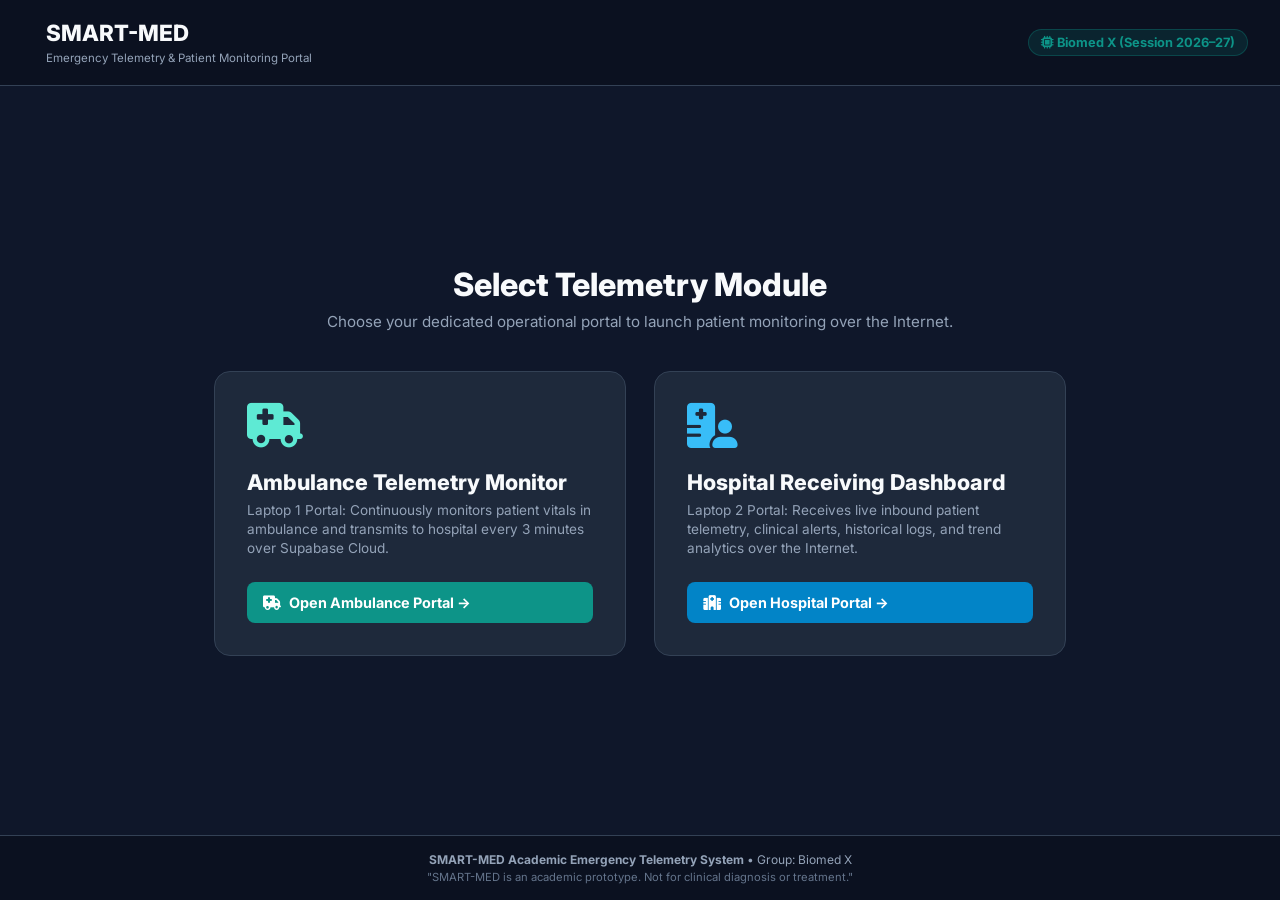
<file: portal_choice.html>
<!DOCTYPE html>
<html lang="en">
<head>
    <meta charset="UTF-8">
    <meta name="viewport" content="width=device-width, initial-scale=1.0">
    <title>SMART-MED | Emergency Telemetry System</title>
    <link href="https://fonts.googleapis.com/css2?family=Inter:wght@300;400;500;600;700;800&family=JetBrains+Mono:wght@400;500;700&display=swap" rel="stylesheet">
    <link rel="stylesheet" href="https://cdnjs.cloudflare.com/ajax/libs/font-awesome/6.4.0/css/all.min.css">
    <style>
        :root {
            --bg-main: #0f172a;
            --card-bg: #1e293b;
            --text-primary: #f8fafc;
            --text-muted: #94a3b8;
            --primary-teal: #0d9488;
            --medical-blue: #0284c7;
            --font-sans: 'Inter', system-ui, sans-serif;
        }

        * { box-sizing: border-box; margin: 0; padding: 0; }

        body {
            font-family: var(--font-sans);
            background-color: var(--bg-main);
            color: var(--text-primary);
            min-height: 100vh;
            display: flex;
            flex-direction: column;
            justify-content: space-between;
        }

        .header-bar {
            background: #0b1120;
            padding: 1.2rem 2rem;
            display: flex;
            justify-content: space-between;
            align-items: center;
            border-bottom: 1px solid #334155;
        }

        .brand { display: flex; align-items: center; gap: 0.85rem; }
        .brand i { font-size: 2rem; color: var(--primary-teal); }
        .brand h1 { font-size: 1.4rem; font-weight: 800; }

        .team-tag {
            font-size: 0.8rem;
            color: var(--primary-teal);
            font-weight: 700;
            background: rgba(13, 148, 136, 0.15);
            padding: 0.3rem 0.75rem;
            border-radius: 9999px;
            border: 1px solid rgba(13, 148, 136, 0.3);
        }

        .portal-wrapper {
            display: flex;
            flex-direction: column;
            align-items: center;
            justify-content: center;
            padding: 3rem 1.5rem;
            flex: 1;
            max-width: 900px;
            margin: 0 auto;
            width: 100%;
        }

        .portal-title-box {
            text-align: center;
            margin-bottom: 2.5rem;
        }

        .portal-title-box h2 {
            font-size: 2rem;
            font-weight: 800;
            margin-bottom: 0.5rem;
        }

        .portal-title-box p {
            color: var(--text-muted);
            font-size: 0.95rem;
        }

        .portal-grid {
            display: grid;
            grid-template-columns: 1fr 1fr;
            gap: 1.75rem;
            width: 100%;
        }

        .portal-card {
            background: var(--card-bg);
            border: 1px solid #334155;
            border-radius: 16px;
            padding: 2rem;
            display: flex;
            flex-direction: column;
            justify-content: space-between;
            text-decoration: none;
            color: var(--text-primary);
            transition: all 0.25s ease;
        }

        .portal-card:hover {
            transform: translateY(-4px);
            box-shadow: 0 20px 25px -5px rgba(0, 0, 0, 0.5);
        }

        .portal-card.card-ambulance:hover {
            border-color: var(--primary-teal);
        }

        .portal-card.card-hospital:hover {
            border-color: var(--medical-blue);
        }

        .card-icon {
            font-size: 2.8rem;
            margin-bottom: 1.25rem;
        }

        .icon-ambulance { color: #5eead4; }
        .icon-hospital { color: #38bdf8; }

        .card-title {
            font-size: 1.35rem;
            font-weight: 800;
            margin-bottom: 0.4rem;
        }

        .card-desc {
            font-size: 0.85rem;
            color: var(--text-muted);
            line-height: 1.4;
            margin-bottom: 1.5rem;
        }

        .btn-launch {
            display: inline-flex;
            align-items: center;
            gap: 0.5rem;
            font-weight: 700;
            font-size: 0.9rem;
            padding: 0.75rem 1rem;
            border-radius: 8px;
        }

        .btn-amb { background: var(--primary-teal); color: #fff; }
        .btn-hosp { background: var(--medical-blue); color: #fff; }

        .footer-bar {
            background: #0b1120;
            padding: 1rem;
            text-align: center;
            font-size: 0.75rem;
            color: var(--text-muted);
            border-top: 1px solid #334155;
        }

        @media (max-width: 768px) {
            .portal-grid { grid-template-columns: 1fr; }
        }
    </style>
</head>
<body>

    <header class="header-bar">
        <div class="brand">
            <i class="fa-solid fa-house-medical-pulse"></i>
            <div>
                <h1>SMART-MED</h1>
                <small style="color: var(--text-muted); font-size: 0.72rem;">Emergency Telemetry & Patient Monitoring Portal</small>
            </div>
        </div>
        <span class="team-tag"><i class="fa-solid fa-microchip"></i> Biomed X (Session 2026–27)</span>
    </header>

    <div class="portal-wrapper">
        <div class="portal-title-box">
            <h2>Select Telemetry Module</h2>
            <p>Choose your dedicated operational portal to launch patient monitoring over the Internet.</p>
        </div>

        <div class="portal-grid">
            
            <!-- Ambulance Portal -->
            <a href="/ambulance-login" class="portal-card card-ambulance">
                <div>
                    <i class="fa-solid fa-truck-medical card-icon icon-ambulance"></i>
                    <div class="card-title">Ambulance Telemetry Monitor</div>
                    <div class="card-desc">
                        Laptop 1 Portal: Continuously monitors patient vitals in ambulance and transmits to hospital every 3 minutes over Supabase Cloud.
                    </div>
                </div>
                <span class="btn-launch btn-amb"><i class="fa-solid fa-ambulance"></i> Open Ambulance Portal &rarr;</span>
            </a>

            <!-- Hospital Portal -->
            <a href="/hospital-login" class="portal-card card-hospital">
                <div>
                    <i class="fa-solid fa-hospital-user card-icon icon-hospital"></i>
                    <div class="card-title">Hospital Receiving Dashboard</div>
                    <div class="card-desc">
                        Laptop 2 Portal: Receives live inbound patient telemetry, clinical alerts, historical logs, and trend analytics over the Internet.
                    </div>
                </div>
                <span class="btn-launch btn-hosp"><i class="fa-solid fa-hospital"></i> Open Hospital Portal &rarr;</span>
            </a>

        </div>
    </div>

    <footer class="footer-bar">
        <p><strong>SMART-MED Academic Emergency Telemetry System</strong> &bull; Group: Biomed X</p>
        <p style="font-size: 0.7rem; margin-top: 0.2rem; color: #64748b;">
            "SMART-MED is an academic prototype. Not for clinical diagnosis or treatment."
        </p>
    </footer>

</body>
</html>
</file>
